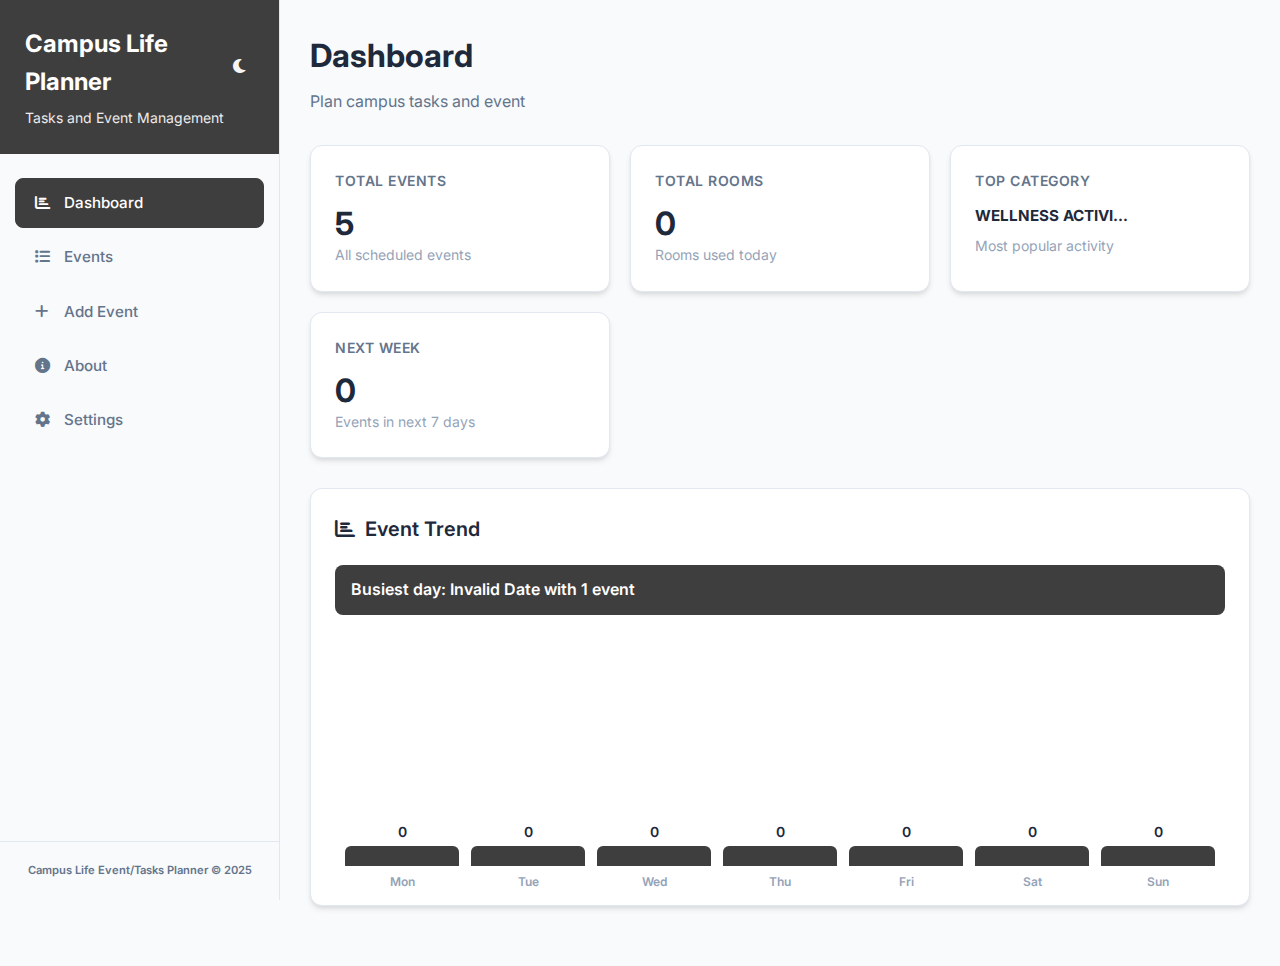
<file: index.html>
<!DOCTYPE html>
<html lang="en">
<head>
    <meta charset="UTF-8">
    <meta name="viewport" content="width=device-width, initial-scale=1.0">
    <title>Campus Life Planner</title>
    <link rel="stylesheet" href="styles/main.css">
    <link rel="stylesheet" href="styles/responsive.css">
    <link href="https://fonts.googleapis.com/css2?family=Inter:wght@300;400;500;600;700;800&display=swap" rel="stylesheet">
    <link href="https://cdnjs.cloudflare.com/ajax/libs/font-awesome/6.0.0/css/all.min.css" rel="stylesheet">
</head>
<body>
    <!-- Mobile Menu Toggle -->
    <button class="menu-toggle" onclick="toggleSidebar()" aria-label="Toggle menu">
        <span>☰</span>
    </button>

    <!-- Modern Sidebar -->
    <aside class="sidebar" id="sidebar">
        <div class="sidebar-header">
            <div class="sidebar-title-row">
                <h1>Campus Life Planner</h1>
                <button id="sidebarThemeToggle" class="btn theme-toggle-btn icon-only" onclick="toggleTheme()" aria-label="Toggle theme">
                    <i class="fas fa-moon" aria-hidden="true"></i>
                </button>
            </div>
            <p>Tasks and Event Management</p>
        </div>
        
        <nav class="nav-menu" aria-label="Main navigation">
            <div class="nav-item active" onclick="showSection('dashboard')">
                <span class="nav-icon"><i class="fas fa-chart-bar"></i></span>
                Dashboard
            </div>
            <div class="nav-item" onclick="showSection('events')">
                <span class="nav-icon"><i class="fas fa-list"></i></span>
                Events
            </div>
            <div class="nav-item" onclick="showSection('form')">
                <span class="nav-icon"><i class="fas fa-plus"></i></span>
                Add Event
            </div>
            <div class="nav-item" onclick="showSection('about')">
                <span class="nav-icon"><i class="fas fa-info-circle"></i></span>
                About
            </div>
            <div class="nav-item" onclick="showSection('settings')">
                <span class="nav-icon"><i class="fas fa-cog"></i></span>
                Settings
            </div>
        </nav>
        
        <div class="sidebar-footer">
            <div class="footer-copyright">
                Campus Life Event/Tasks Planner © 2025
            </div>
        </div>
    </aside>

    <!-- Main Content -->
    <main class="main-content" id="main-content">
        <!-- Dashboard Section -->
        <section id="dashboard" class="section active">
            <div class="section-header">
                <h2>Dashboard</h2>
                <p>Plan campus tasks and event</p>
            </div>
            
            <!-- Stats Grid -->
            <div class="stats-grid">
                <div class="stat-card">
                    <div class="stat-header">
                        <span class="stat-title">Total Events</span>
                    </div>
                    <div class="stat-value" id="totalEvents">0</div>
                    <div class="stat-label">All scheduled events</div>
                </div>

                <div class="stat-card">
                    <div class="stat-header">
                        <span class="stat-title">Total Rooms</span>
                    </div>
                    <div class="stat-value" id="totalHours">0</div>
                    <div class="stat-label">Rooms in use today</div>
                </div>

                <div class="stat-card">
                    <div class="stat-header">
                        <span class="stat-title">Top Category</span>
                    </div>
                    <div class="stat-value" id="topCategory">N/A</div>
                    <div class="stat-label">Most popular activity</div>
                </div>

                <div class="stat-card">
                    <div class="stat-header">
                        <span class="stat-title">Next Week</span>
                    </div>
                    <div class="stat-value" id="weekEvents">0</div>
                    <div class="stat-label">Events in next 7 days</div>
                </div>
            </div>

            <!-- Trend Chart -->
            <div class="chart-container">
                <h3 class="chart-title">
                    <i class="fas fa-chart-bar"></i>Event Trend</h3>
                <div id="trendInfo" class="trend-info"></div>
                <div class="chart" id="trendChart"></div>
            </div>
        </section>

        <!-- Events Section -->
        <section id="events" class="section">
            <div class="section-header">
                <h2>Event Records</h2>
                <p>Manage and organize your campus events</p>
            </div>
            
            <div class="table-container">
                <div class="table-header">
                    <h3 class="table-title">All Events</h3>
                    <div class="table-actions">
                        <input type="text" id="searchInput" class="form-input" 
                            placeholder="Search events... (supports regex)" 
                            style="min-width: 280px;">
                    </div>
                </div>
                
                <!-- Sorting Controls -->
                <div class="sorting-controls">
                    <div class="sorting-group">
                        <span class="sort-label">Sort by:</span>
                        <select id="sortSelect" class="sort-select">
                            <option value="date">Date</option>
                            <option value="title">Title</option>
                            <option value="tag">Category</option>
                            <option value="duration">Duration</option>
                            <option value="location">Location</option>
                        </select>
                        <button id="sortDirection" class="sort-direction-btn">
                            <i class="fas fa-sort-amount-up"></i> Ascending
                        </button>
                    </div>
                    <span id="currentSortDisplay" class="current-sort-display">Sorted by: Date (Ascending)</span>
                </div>
                
                <table id="eventsTable">
                    <thead>
                        <tr>
                            <th>Title</th>
                            <th>Date & Time</th>
                            <th>Category</th>
                            <th>Duration</th>
                            <th>Location</th>
                            <th>Actions</th>
                        </tr>
                    </thead>
                    <tbody id="eventsTableBody"></tbody>
                </table>
                <div class="cards-view" id="eventsCards"></div>
            </div>
        </section>

        <!-- Form Section -->
        <section id="form" class="section">
            <div class="section-header">
                <h2 id="formTitle">Add New Event</h2>
                <p>Schedule a new campus activity or event</p>
            </div>
            
            <div class="form-container">
                <div id="formErrors" class="form-errors"></div>
                <form id="eventForm" onsubmit="return saveEvent(event)">
                    <input type="hidden" id="editId">
                    
                    <div class="form-group">
                        <label class="form-label" for="eventTitle">Event Title *</label>
                        <input type="text" id="eventTitle" class="form-input" required 
                               placeholder="Enter event title">
                    </div>

                    <div class="form-row">
                        <div class="form-group">
                            <label class="form-label" for="eventDate">Event Date *</label>
                            <input type="date" id="eventDate" class="form-input" required>
                        </div>

                        <div class="form-group">
                            <label class="form-label" for="eventStartTime">Start Time *</label>
                            <input type="time" id="eventStartTime" class="form-input" required>
                        </div>
                    </div>

                    <div class="form-row">
                        <div class="form-group">
                            <label class="form-label" for="eventDuration">Duration (minutes) *</label>
                            <input type="number" id="eventDuration" class="form-input" min="1" required 
                                   placeholder="120">
                        </div>

                        <div class="form-group">
                            <label class="form-label" for="eventLocation">Location</label>
                            <input type="text" id="eventLocation" class="form-input" 
                                   placeholder="Main Campus, Room 101">
                        </div>
                    </div>

                    <div class="form-group">
                        <label class="form-label" for="eventCategory">Category *</label>
                        <select id="eventCategory" class="form-select" required>
                            <option value="">Select category</option>
                            <option value="Academics">Academics</option>
                            <option value="Games&Fun">Sports</option>
                            <option value="Extracalcular">Mission Curation Programs</option>
                            <option value="Mission Curation Programs">Learning Experience</option>
                            <option value="Wellness activites">Wellness Activities</option>
                        </select>
                    </div>

                    <div class="form-group">
                        <label class="form-label" for="eventDescription">Description</label>
                        <textarea id="eventDescription" class="form-textarea" 
                                 placeholder="Describe the event details, requirements, or any special instructions..."></textarea>
                    </div>

                    <div class="form-actions">
                        <button type="submit" class="btn btn-primary">
                            <i class="fas fa-save"></i> Save Event
                        </button>
                        <button type="button" class="btn btn-secondary" onclick="showSection('events')">
                            <i class="fas fa-arrow-left"></i> Back to Events
                        </button>
                    </div>
                </form>
            </div>
        </section>

        <!-- Settings Section -->
        <section id="settings" class="section">
            <div class="section-header">
                <h2>Settings</h2>
                <p>Manage your application preferences and data</p>
            </div>
            
            <div class="settings-section">
                <h3 class="settings-title">Data Management</h3>
                
                <div class="form-group">
                    <div class="button-group">
                        <button class="btn btn-primary" onclick="exportToSeedsJSON()">
                            <i class="fas fa-download"></i> Export to JSON
                        </button>
                        <button class="btn btn-secondary" onclick="importFromSeedsJSON()">
                            <i class="fas fa-upload"></i> Import from JSON
                        </button>
                        <button class="btn btn-secondary" onclick="exportToCSV()">
                            <i class="fas fa-file-csv"></i> Export to CSV
                        </button>
                        <button class="btn btn-warning" onclick="resetToDefault()">
                            <i class="fas fa-sync"></i> Reset to Default
                        </button>
                    </div>
                    <p class="setting-description">
                        Data is stored in browser localStorage. Export to backup, import to restore, reset to get sample data.
                    </p>
                </div>

                <div class="form-group">
                    <label class="form-label">Clear All Data</label>
                    <button class="btn btn-danger" onclick="clearAllData()">
                        <i class="fas fa-trash-alt"></i> Clear All Events
                    </button>
                    <p class="setting-description">
                        Warning: This will permanently delete all your events!
                    </p>
                </div>
            </div>
        </section>

        <!-- About Section -->
        <section id="about" class="section">
            <div class="section-header">
                <h2>Campus Life Planner Project</h2>
                <p>Learn more about our application and contact information</p>
            </div>
            
            <div class="about-card">
                <div class="about-content">
                    <h3 class="about-title">Campus Life Planner</h3>
                    <p class="about-description">
                        A comprehensive event management system designed for students to plan, track, and manage campus activities efficiently.
                    </p>
                    <p class="about-purpose">
                        <strong>Purpose:</strong> This application helps students coordinate academic, social, and professional events while maintaining a balanced campus life.
                    </p>
                    
                    <div class="contact-section">
                        <h4 class="contact-title">Contact Information</h4>
                        <div class="contact-links">
                            <a href="https://github.com/BonaneNIYIGENA" class="contact-link" target="_blank" aria-label="Visit our GitHub repository">
                                <i class="fab fa-github"></i>
                                <span>GitHub Repository</span>
                            </a>
                            <a href="mailto:b.niyigena@alustudent.com" class="contact-link" aria-label="Send us an email">
                                <i class="fas fa-envelope"></i>
                                <span>Email Support</span>
                            </a>
                        </div>
                    </div>
                </div>
            </div>
        </section>
    </main>

    <!-- Scripts -->
    <script src="scripts/state.js"></script>
    <script src="scripts/validator.js"></script>
    <script src="scripts/storage.js"></script>
    <script src="scripts/search.js"></script>
    <script src="scripts/stats.js"></script>
    <script src="scripts/ui.js"></script>

    <script>
        document.addEventListener('DOMContentLoaded', function() {
            init();
        });
    </script>
</body>
</html>
</file>
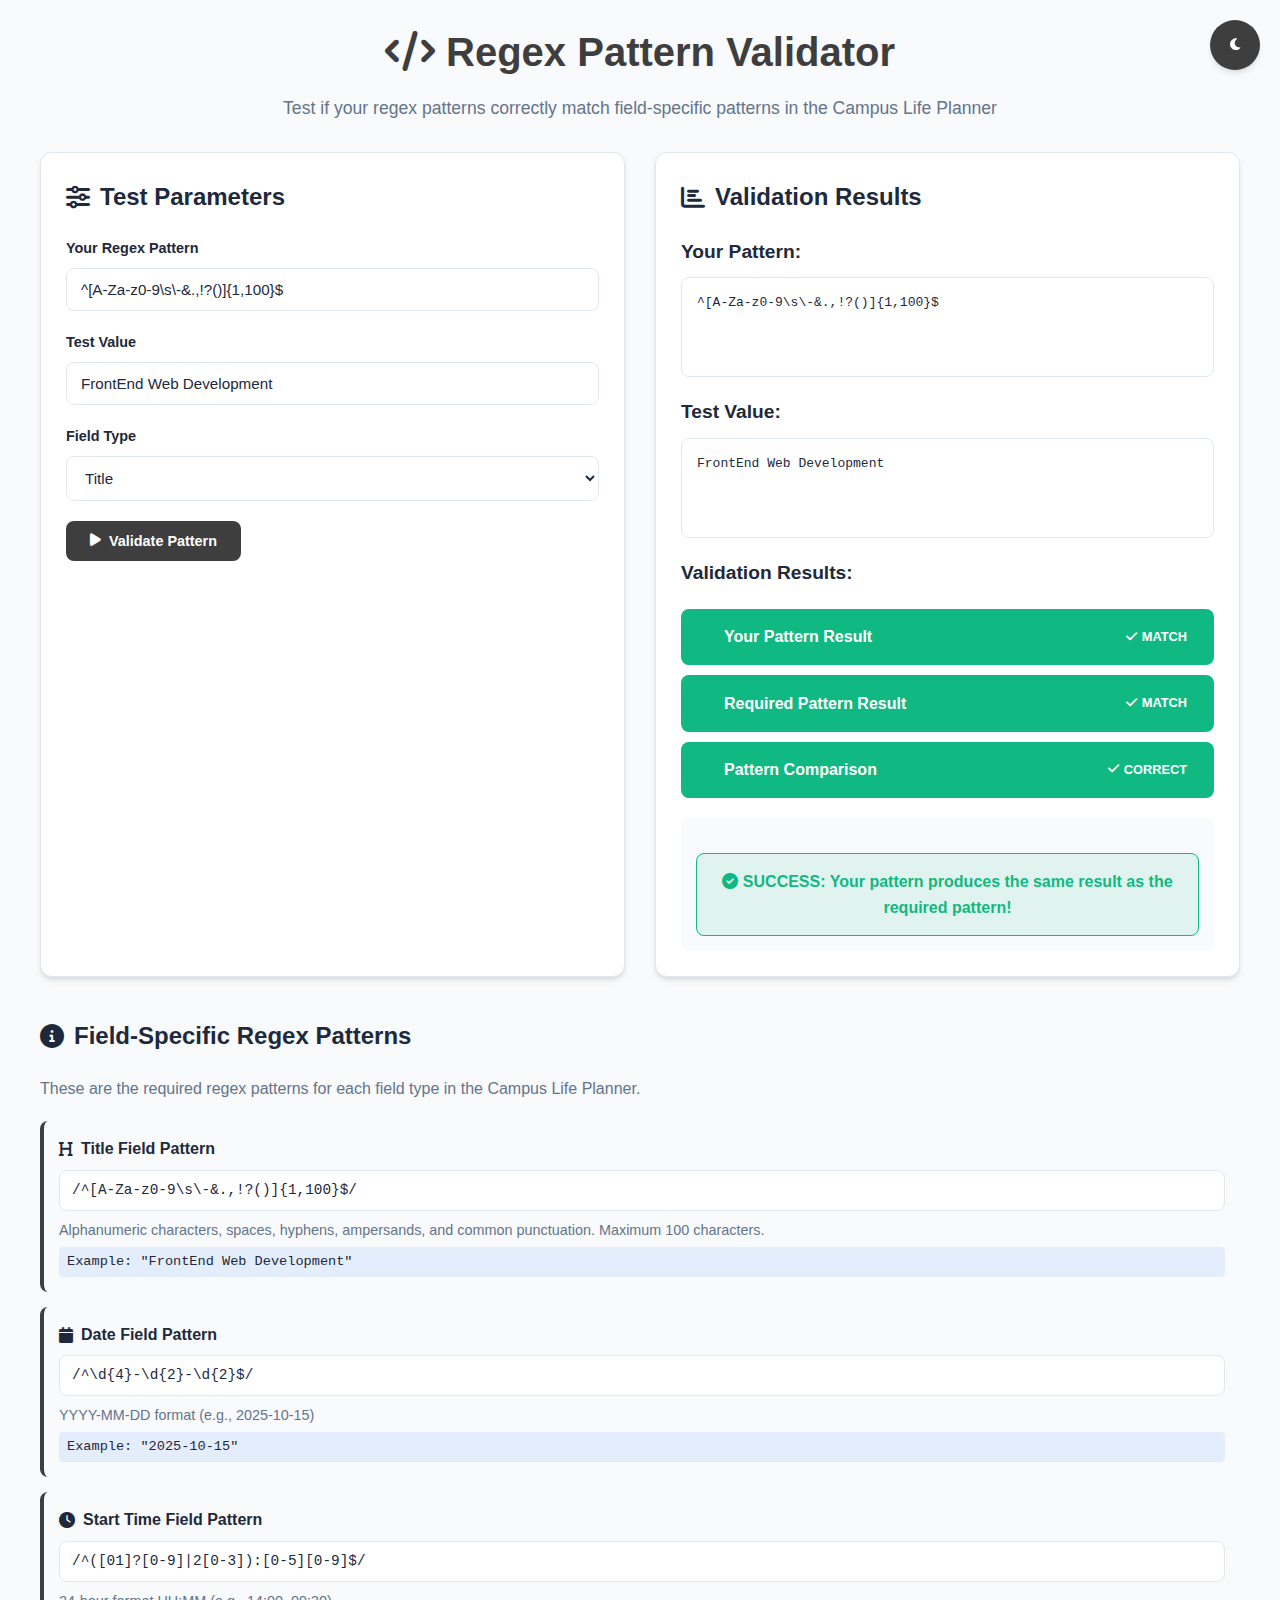
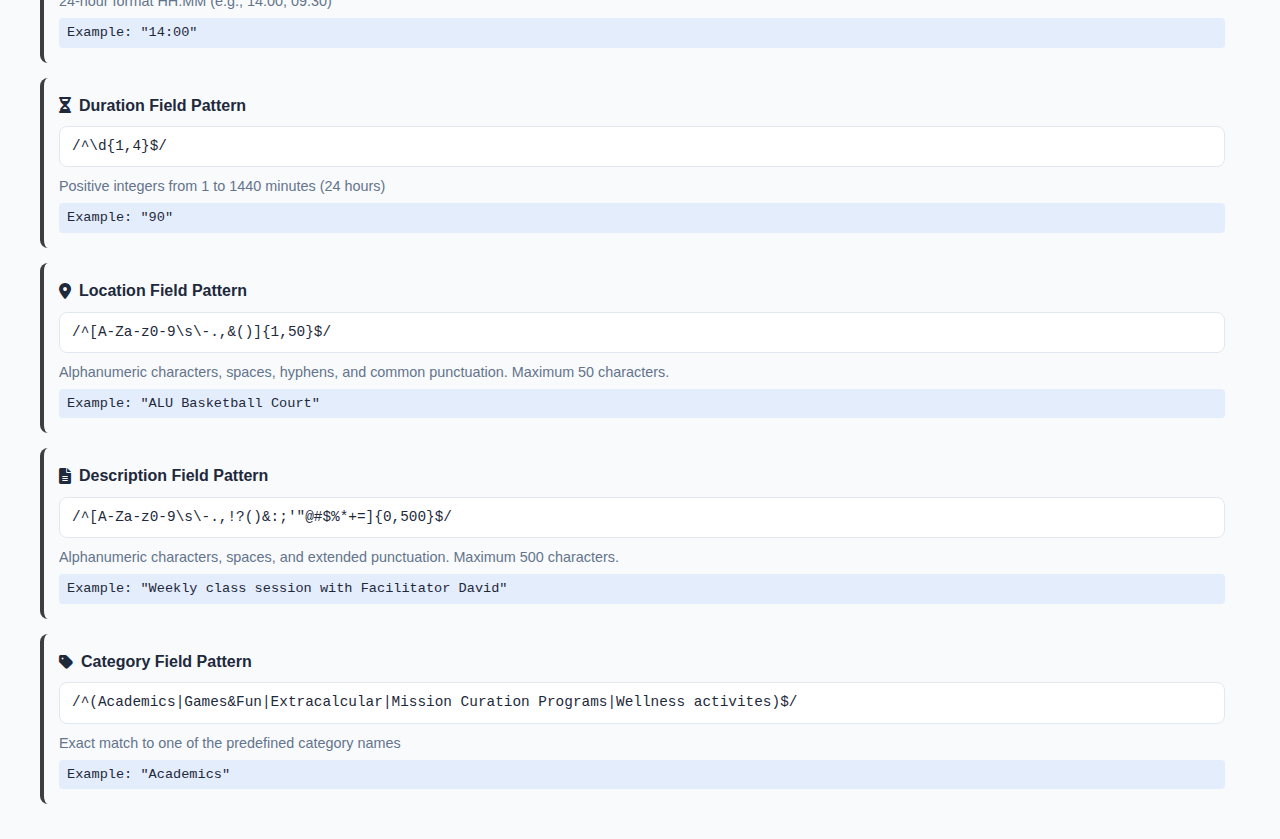
<file: test.html>
<!DOCTYPE html>
<html lang="en">
<head>
    <meta charset="UTF-8">
    <meta name="viewport" content="width=device-width, initial-scale=1.0">
    <title>Regex Pattern Tester - Campus Life Planner</title>
    <link rel="stylesheet" href="https://cdnjs.cloudflare.com/ajax/libs/font-awesome/6.0.0/css/all.min.css">
    <style>
        :root {
            --primary: #3f3e3e;
            --primary-dark: #4f46e5;
            --primary-light: #8b5cf6;
            --secondary: #06d6a0;
            --accent: #f59e0b;
            --success: #10b981;
            --warning: #f59e0b;
            --danger: #ef4444;
            --info: #3b82f6;
            --bg-primary: #f8fafc;
            --bg-secondary: #ffffff;
            --bg-card: #ffffff;
            --text-primary: #1e293b;
            --text-secondary: #64748b;
            --text-light: #94a3b8;
            --border: #e2e8f0;
            --shadow: 0 4px 6px -1px rgba(0, 0, 0, 0.1), 0 2px 4px -1px rgba(0, 0, 0, 0.06);
            --border-radius: 12px;
            --border-radius-sm: 8px;
        }

        [data-theme="dark"] {
            --bg-primary: #000000;
            --bg-secondary: #484949;
            --bg-card: #191b1c;
            --text-primary: #ffffff;
            --text-secondary: #cbd5e1;
            --text-light: #94a3b8;
            --border: #334155;
            --shadow: 0 4px 6px -1px rgba(0, 0, 0, 0.3), 0 2px 4px -1px rgba(0, 0, 0, 0.2);
        }

        * {
            margin: 0;
            padding: 0;
            box-sizing: border-box;
        }

        body {
            font-family: 'Inter', -apple-system, BlinkMacSystemFont, 'Segoe UI', Roboto, Oxygen, Ubuntu, sans-serif;
            background: var(--bg-primary);
            color: var(--text-primary);
            line-height: 1.6;
            padding: 20px;
        }

        .container {
            max-width: 1200px;
            margin: 0 auto;
        }

        .header {
            text-align: center;
            margin-bottom: 30px;
        }

        .header h1 {
            font-size: 2.5rem;
            font-weight: 700;
            margin-bottom: 10px;
            color: var(--primary);
        }

        .header p {
            font-size: 1.1rem;
            color: var(--text-secondary);
            max-width: 800px;
            margin: 0 auto;
        }

        .tester-container {
            display: grid;
            grid-template-columns: 1fr 1fr;
            gap: 30px;
            margin-bottom: 40px;
        }

        @media (max-width: 768px) {
            .tester-container {
                grid-template-columns: 1fr;
            }
        }

        .card {
            background: var(--bg-card);
            padding: 25px;
            border-radius: var(--border-radius);
            border: 1px solid var(--border);
            box-shadow: var(--shadow);
        }

        .card-title {
            font-size: 1.5rem;
            font-weight: 600;
            margin-bottom: 20px;
            color: var(--text-primary);
            display: flex;
            align-items: center;
            gap: 10px;
        }

        .form-group {
            margin-bottom: 20px;
        }

        .form-label {
            display: block;
            margin-bottom: 8px;
            font-weight: 600;
            font-size: 0.9rem;
            color: var(--text-primary);
        }

        .form-input, .form-select, .form-textarea {
            width: 100%;
            padding: 12px 14px;
            border: 1px solid var(--border);
            border-radius: var(--border-radius-sm);
            font-size: 0.95rem;
            background: var(--bg-secondary);
            color: var(--text-primary);
            transition: all 0.2s ease;
        }

        .form-input:focus, .form-select:focus, .form-textarea:focus {
            outline: none;
            border-color: var(--primary);
            box-shadow: 0 0 0 3px rgba(99, 102, 241, 0.1);
        }

        .btn {
            padding: 12px 24px;
            border: none;
            border-radius: var(--border-radius-sm);
            font-weight: 600;
            cursor: pointer;
            font-size: 0.9rem;
            display: inline-flex;
            align-items: center;
            gap: 8px;
            text-decoration: none;
            transition: all 0.2s ease;
        }

        .btn-primary {
            background: var(--primary);
            color: white;
        }

        .btn-primary:hover {
            background: var(--primary-dark);
            transform: translateY(-1px);
        }

        .result-container {
            margin-top: 20px;
        }

        .result-title {
            font-size: 1.2rem;
            font-weight: 600;
            margin-bottom: 10px;
            color: var(--text-primary);
        }

        .result-box {
            padding: 15px;
            border-radius: var(--border-radius-sm);
            background: var(--bg-secondary);
            border: 1px solid var(--border);
            min-height: 100px;
            font-family: monospace;
            white-space: pre-wrap;
            overflow-x: auto;
        }

        .result-success {
            border-left: 4px solid var(--success);
        }

        .result-error {
            border-left: 4px solid var(--danger);
        }

        .pattern-info {
            margin-top: 30px;
        }

        .pattern-grid {
            display: grid;
            grid-template-columns: repeat(auto-fill, minmax(300px, 1fr));
            gap: 20px;
        }

        .pattern-card {
            background: var(--bg-card);
            padding: 20px;
            border-radius: var(--border-radius);
            border: 1px solid var(--border);
            box-shadow: var(--shadow);
        }

        .pattern-card h3 {
            font-size: 1.2rem;
            margin-bottom: 10px;
            color: var(--text-primary);
        }

        .pattern-card p {
            color: var(--text-secondary);
            margin-bottom: 15px;
        }

        .pattern-example {
            font-family: monospace;
            background: var(--bg-primary);
            padding: 10px;
            border-radius: var(--border-radius-sm);
            font-size: 0.9rem;
            margin-bottom: 10px;
        }

        .theme-toggle {
            position: fixed;
            top: 20px;
            right: 20px;
            background: var(--primary);
            color: white;
            border: none;
            border-radius: 50%;
            width: 50px;
            height: 50px;
            display: flex;
            align-items: center;
            justify-content: center;
            cursor: pointer;
            box-shadow: var(--shadow);
            z-index: 100;
        }

        .field-results {
            margin-top: 20px;
        }

        .field-result-item {
            display: flex;
            justify-content: space-between;
            align-items: center;
            padding: 12px 15px;
            border-radius: var(--border-radius-sm);
            margin-bottom: 10px;
            background: var(--bg-primary);
            border-left: 4px solid var(--border);
        }

        .field-name {
            font-weight: 600;
            display: flex;
            align-items: center;
            gap: 10px;
        }

        .match-status {
            padding: 6px 12px;
            border-radius: 20px;
            font-size: 0.8rem;
            font-weight: 600;
            display: flex;
            align-items: center;
            gap: 5px;
        }

        .match-correct {
            background: var(--success);
            color: white;
            border-left-color: var(--success);
        }

        .match-wrong {
            background: var(--danger);
            color: white;
            border-left-color: var(--danger);
        }

        .field-patterns {
            margin-top: 20px;
        }

        .field-pattern-item {
            margin-bottom: 15px;
            padding: 15px;
            border-radius: var(--border-radius-sm);
            background: var(--bg-primary);
            border-left: 4px solid var(--primary);
        }

        .field-pattern-name {
            font-weight: 600;
            margin-bottom: 8px;
            color: var(--text-primary);
            display: flex;
            align-items: center;
            gap: 8px;
        }

        .field-pattern-regex {
            font-family: monospace;
            background: var(--bg-secondary);
            padding: 8px 12px;
            border-radius: var(--border-radius-sm);
            border: 1px solid var(--border);
            margin-bottom: 8px;
            font-size: 0.9rem;
        }

        .field-pattern-desc {
            font-size: 0.9rem;
            color: var(--text-secondary);
        }

        .test-value {
            font-family: monospace;
            background: rgba(59, 130, 246, 0.1);
            padding: 4px 8px;
            border-radius: 4px;
            font-size: 0.85rem;
            margin-top: 5px;
        }

        .icon-correct {
            color: var(--success);
        }

        .icon-wrong {
            color: var(--danger);
        }

        .test-summary {
            margin-top: 20px;
            padding: 15px;
            border-radius: var(--border-radius-sm);
            background: var(--bg-primary);
            text-align: center;
            font-weight: 600;
        }

        .summary-correct {
            background: rgba(16, 185, 129, 0.1);
            color: var(--success);
            border: 1px solid var(--success);
        }

        .summary-wrong {
            background: rgba(239, 68, 68, 0.1);
            color: var(--danger);
            border: 1px solid var(--danger);
        }
    </style>
</head>
<body>
    <button class="theme-toggle" id="themeToggle" aria-label="Toggle theme">
        <i class="fas fa-moon"></i>
    </button>

    <div class="container">
        <header class="header">
            <h1><i class="fas fa-code"></i> Regex Pattern Validator</h1>
            <p>Test if your regex patterns correctly match field-specific patterns in the Campus Life Planner</p>
        </header>

        <div class="tester-container">
            <div class="card">
                <h2 class="card-title"><i class="fas fa-sliders-h"></i> Test Parameters</h2>
                
                <div class="form-group">
                    <label class="form-label" for="testPattern">Your Regex Pattern</label>
                    <input type="text" id="testPattern" class="form-input" placeholder="Enter your regex pattern" value="^[A-Za-z0-9\s\-&.,!?()]{1,100}$">
                </div>

                <div class="form-group">
                    <label class="form-label" for="testValue">Test Value</label>
                    <input type="text" id="testValue" class="form-input" placeholder="Enter value to test" value="FrontEnd Web Development">
                </div>

                <div class="form-group">
                    <label class="form-label" for="fieldType">Field Type</label>
                    <select id="fieldType" class="form-select">
                        <option value="Title">Title</option>
                        <option value="Date">Date</option>
                        <option value="Start Time">Start Time</option>
                        <option value="Duration">Duration</option>
                        <option value="Location">Location</option>
                        <option value="Description">Description</option>
                        <option value="Category">Category</option>
                    </select>
                </div>

                <button class="btn btn-primary" id="testButton">
                    <i class="fas fa-play"></i> Validate Pattern
                </button>
            </div>

            <div class="card">
                <h2 class="card-title"><i class="fas fa-chart-bar"></i> Validation Results</h2>
                
                <div class="result-container">
                    <h3 class="result-title">Your Pattern:</h3>
                    <div id="patternUsed" class="result-box">No pattern tested yet</div>
                    
                    <h3 class="result-title" style="margin-top: 20px;">Test Value:</h3>
                    <div id="testValueDisplay" class="result-box">No value tested yet</div>
                    
                    <h3 class="result-title" style="margin-top: 20px;">Validation Results:</h3>
                    <div id="validationResults" class="field-results">
                        <!-- Validation results will be displayed here -->
                    </div>
                    
                    <div id="testSummary" class="test-summary">
                        <!-- Test summary will be displayed here -->
                    </div>
                </div>
            </div>
        </div>

        <div class="pattern-info">
            <h2 class="card-title"><i class="fas fa-info-circle"></i> Field-Specific Regex Patterns</h2>
            <p style="margin-bottom: 20px; color: var(--text-secondary);">
                These are the required regex patterns for each field type in the Campus Life Planner.
            </p>
            
            <div class="field-patterns">
                <div class="field-pattern-item">
                    <div class="field-pattern-name">
                        <i class="fas fa-heading"></i>
                        Title Field Pattern
                    </div>
                    <div class="field-pattern-regex">/^[A-Za-z0-9\s\-&.,!?()]{1,100}$/</div>
                    <div class="field-pattern-desc">Alphanumeric characters, spaces, hyphens, ampersands, and common punctuation. Maximum 100 characters.</div>
                    <div class="test-value">Example: "FrontEnd Web Development"</div>
                </div>
                
                <div class="field-pattern-item">
                    <div class="field-pattern-name">
                        <i class="fas fa-calendar"></i>
                        Date Field Pattern
                    </div>
                    <div class="field-pattern-regex">/^\d{4}-\d{2}-\d{2}$/</div>
                    <div class="field-pattern-desc">YYYY-MM-DD format (e.g., 2025-10-15)</div>
                    <div class="test-value">Example: "2025-10-15"</div>
                </div>
                
                <div class="field-pattern-item">
                    <div class="field-pattern-name">
                        <i class="fas fa-clock"></i>
                        Start Time Field Pattern
                    </div>
                    <div class="field-pattern-regex">/^([01]?[0-9]|2[0-3]):[0-5][0-9]$/</div>
                    <div class="field-pattern-desc">24-hour format HH:MM (e.g., 14:00, 09:30)</div>
                    <div class="test-value">Example: "14:00"</div>
                </div>
                
                <div class="field-pattern-item">
                    <div class="field-pattern-name">
                        <i class="fas fa-hourglass-half"></i>
                        Duration Field Pattern
                    </div>
                    <div class="field-pattern-regex">/^\d{1,4}$/</div>
                    <div class="field-pattern-desc">Positive integers from 1 to 1440 minutes (24 hours)</div>
                    <div class="test-value">Example: "90"</div>
                </div>
                
                <div class="field-pattern-item">
                    <div class="field-pattern-name">
                        <i class="fas fa-map-marker-alt"></i>
                        Location Field Pattern
                    </div>
                    <div class="field-pattern-regex">/^[A-Za-z0-9\s\-.,&()]{1,50}$/</div>
                    <div class="field-pattern-desc">Alphanumeric characters, spaces, hyphens, and common punctuation. Maximum 50 characters.</div>
                    <div class="test-value">Example: "ALU Basketball Court"</div>
                </div>
                
                <div class="field-pattern-item">
                    <div class="field-pattern-name">
                        <i class="fas fa-file-alt"></i>
                        Description Field Pattern
                    </div>
                    <div class="field-pattern-regex">/^[A-Za-z0-9\s\-.,!?()&:;'"@#$%*+=]{0,500}$/</div>
                    <div class="field-pattern-desc">Alphanumeric characters, spaces, and extended punctuation. Maximum 500 characters.</div>
                    <div class="test-value">Example: "Weekly class session with Facilitator David"</div>
                </div>
                
                <div class="field-pattern-item">
                    <div class="field-pattern-name">
                        <i class="fas fa-tag"></i>
                        Category Field Pattern
                    </div>
                    <div class="field-pattern-regex">/^(Academics|Games&Fun|Extracalcular|Mission Curation Programs|Wellness activites)$/</div>
                    <div class="field-pattern-desc">Exact match to one of the predefined category names</div>
                    <div class="test-value">Example: "Academics"</div>
                </div>
            </div>
        </div>
    </div>

    <script>
        // Field-specific regex patterns
        const fieldPatterns = {
            'Title': /^[A-Za-z0-9\s\-&.,!?()]{1,100}$/,
            'Date': /^\d{4}-\d{2}-\d{2}$/,
            'Start Time': /^([01]?[0-9]|2[0-3]):[0-5][0-9]$/,
            'Duration': /^\d{1,4}$/,
            'Location': /^[A-Za-z0-9\s\-.,&()]{1,50}$/,
            'Description': /^[A-Za-z0-9\s\-.,!?()&:;'"@#$%*+=]{0,500}$/,
            'Category': /^(Academics|Games&Fun|Extracalcular|Mission Curation Programs|Wellness activites)$/
        };

        // Test values for each field
        const testValues = {
            'Title': 'FrontEnd Web Development',
            'Date': '2025-10-15',
            'Start Time': '14:00',
            'Duration': '90',
            'Location': 'ALU Basketball Court',
            'Description': 'Weekly class session with Facilitator David',
            'Category': 'Academics'
        };

        // Theme toggle functionality
        document.getElementById('themeToggle').addEventListener('click', function() {
            const currentTheme = document.documentElement.getAttribute('data-theme') || 'light';
            const newTheme = currentTheme === 'light' ? 'dark' : 'light';
            
            document.documentElement.setAttribute('data-theme', newTheme);
            localStorage.setItem('theme', newTheme);
            
            // Update button icon
            const icon = this.querySelector('i');
            if (newTheme === 'dark') {
                icon.className = 'fas fa-sun';
            } else {
                icon.className = 'fas fa-moon';
            }
        });

        // Initialize theme
        const savedTheme = localStorage.getItem('theme') || 'light';
        document.documentElement.setAttribute('data-theme', savedTheme);
        const themeIcon = document.querySelector('#themeToggle i');
        if (savedTheme === 'dark') {
            themeIcon.className = 'fas fa-sun';
        }

        // Update test value when field type changes
        document.getElementById('fieldType').addEventListener('change', function() {
            const fieldType = this.value;
            document.getElementById('testValue').value = testValues[fieldType] || '';
        });

        // Test button functionality
        document.getElementById('testButton').addEventListener('click', function() {
            const patternText = document.getElementById('testPattern').value.trim();
            const testValue = document.getElementById('testValue').value.trim();
            const fieldType = document.getElementById('fieldType').value;
            
            if (!patternText) {
                alert('Please enter a regex pattern.');
                return;
            }
            
            if (!testValue) {
                alert('Please enter a test value.');
                return;
            }
            
            let userPattern;
            let requiredPattern = fieldPatterns[fieldType];
            
            try {
                userPattern = new RegExp(patternText);
            } catch (e) {
                document.getElementById('patternUsed').textContent = `Invalid regex pattern: ${e.message}`;
                document.getElementById('patternUsed').className = 'result-box result-error';
                document.getElementById('testValueDisplay').textContent = testValue;
                document.getElementById('validationResults').innerHTML = '';
                document.getElementById('testSummary').innerHTML = '';
                return;
            }
            
            // Display patterns and test value
            document.getElementById('patternUsed').textContent = userPattern.source;
            document.getElementById('patternUsed').className = 'result-box';
            document.getElementById('testValueDisplay').textContent = testValue;
            document.getElementById('testValueDisplay').className = 'result-box';
            
            // Test both patterns
            const userMatches = userPattern.test(testValue);
            const requiredMatches = requiredPattern.test(testValue);
            const patternsMatch = userMatches === requiredMatches;
            
            // Display validation results
            let resultsHTML = '';
            
            // User pattern result
            resultsHTML += `
                <div class="field-result-item ${userMatches ? 'match-correct' : 'match-wrong'}">
                    <div class="field-name">
                        <i class="fas ${userMatches ? 'fa-check icon-correct' : 'fa-times icon-wrong'}"></i>
                        Your Pattern Result
                    </div>
                    <div class="match-status ${userMatches ? 'match-correct' : 'match-wrong'}">
                        <i class="fas ${userMatches ? 'fa-check' : 'fa-times'}"></i>
                        ${userMatches ? 'MATCH' : 'NO MATCH'}
                    </div>
                </div>
            `;
            
            // Required pattern result
            resultsHTML += `
                <div class="field-result-item ${requiredMatches ? 'match-correct' : 'match-wrong'}">
                    <div class="field-name">
                        <i class="fas ${requiredMatches ? 'fa-check icon-correct' : 'fa-times icon-wrong'}"></i>
                        Required Pattern Result
                    </div>
                    <div class="match-status ${requiredMatches ? 'match-correct' : 'match-wrong'}">
                        <i class="fas ${requiredMatches ? 'fa-check' : 'fa-times'}"></i>
                        ${requiredMatches ? 'MATCH' : 'NO MATCH'}
                    </div>
                </div>
            `;
            
            // Pattern comparison result
            resultsHTML += `
                <div class="field-result-item ${patternsMatch ? 'match-correct' : 'match-wrong'}">
                    <div class="field-name">
                        <i class="fas ${patternsMatch ? 'fa-check icon-correct' : 'fa-times icon-wrong'}"></i>
                        Pattern Comparison
                    </div>
                    <div class="match-status ${patternsMatch ? 'match-correct' : 'match-wrong'}">
                        <i class="fas ${patternsMatch ? 'fa-check' : 'fa-times'}"></i>
                        ${patternsMatch ? 'CORRECT' : 'WRONG'}
                    </div>
                </div>
            `;
            
            document.getElementById('validationResults').innerHTML = resultsHTML;
            
            // Display test summary
            let summaryHTML = '';
            if (patternsMatch) {
                summaryHTML = `
                    <div class="test-summary summary-correct">
                        <i class="fas fa-check-circle"></i>
                        SUCCESS: Your pattern produces the same result as the required pattern!
                    </div>
                `;
            } else {
                summaryHTML = `
                    <div class="test-summary summary-wrong">
                        <i class="fas fa-exclamation-circle"></i>
                        FAILURE: Your pattern does not match the required pattern behavior!
                    </div>
                `;
            }
            
            document.getElementById('testSummary').innerHTML = summaryHTML;
        });

        // Initialize with default values
        document.addEventListener('DOMContentLoaded', function() {
            document.getElementById('testButton').click();
        });
    </script>
</body>
</html>
</file>
<file: styles/main.css>
* {
    margin: 0;
    padding: 0;
    box-sizing: border-box;
}

:root {
    /* Modern Color Palette */
    --primary: #3f3e3e;
    --primary-dark: #4f46e5;
    --primary-light: #8b5cf6;
    --secondary: #06d6a0;
    --accent: #f59e0b;
    --success: #10b981;
    --warning: #f59e0b;
    --danger: #ef4444;
    --info: #3b82f6;
    
    /* Light Theme */
    --bg-primary: #f8fafc;
    --bg-secondary: #ffffff;
    --bg-card: #ffffff;
    --bg-sidebar: #f8fafc;
    --sidebar-text: #1e293b;
    --sidebar-text-secondary: #64748b;
    --sidebar-border: #e2e8f0;
    --sidebar-hover: #f1f5f9;
    --text-primary: #1e293b;
    --text-secondary: #64748b;
    --text-light: #94a3b8;
    --border: #e2e8f0;
    --shadow: 0 4px 6px -1px rgba(0, 0, 0, 0.1), 0 2px 4px -1px rgba(0, 0, 0, 0.06);
    --sidebar-width: 280px;
    --border-radius: 12px;
    --border-radius-sm: 8px;
}

[data-theme="dark"] {
    --bg-primary: #000000;
    --bg-secondary: #484949;
    --bg-card: #191b1c;
    --bg-sidebar: #131619;
    --sidebar-text: #f1f5f9;
    --sidebar-text-secondary: #cbd5e1;
    --sidebar-border: #334155;
    --sidebar-hover: #1e293b;
    --text-primary: #ffffff;
    --text-secondary: #cbd5e1;
    --text-light: #94a3b8;
    --border: #334155;
    --shadow: 0 4px 6px -1px rgba(0, 0, 0, 0.3), 0 2px 4px -1px rgba(0, 0, 0, 0.2);
}

/* Base Styles */
body {
    font-family: 'Inter', -apple-system, BlinkMacSystemFont, 'Segoe UI', Roboto, Oxygen, Ubuntu, sans-serif;
    background: var(--bg-primary);
    color: var(--text-primary);
    line-height: 1.6;
}

/* Sidebar */
.sidebar {
    position: fixed;
    left: 0;
    top: 0;
    width: var(--sidebar-width);
    height: 100vh;
    background: var(--bg-sidebar);
    border-right: 1px solid var(--sidebar-border);
    padding: 0;
    overflow-y: auto;
    z-index: 1000;
    display: flex;
    flex-direction: column;
}

.sidebar-header {
    padding: 25px;
    background: var(--primary);
    color: white;
}

.sidebar-header h1 {
    font-size: 1.5rem;
    font-weight: 700;
    margin-bottom: 5px;
    display: flex;
    align-items: center;
    gap: 10px;
}

.sidebar-header p {
    font-size: 0.875rem;
    opacity: 0.9;
}

.nav-menu {
    padding: 20px 15px;
    flex: 1;
}

.nav-item {
    display: flex;
    align-items: center;
    padding: 12px 16px;
    color: var(--sidebar-text-secondary);
    cursor: pointer;
    border-radius: var(--border-radius-sm);
    margin: 4px 0;
    font-size: 0.95rem;
    font-weight: 500;
    transition: all 0.2s ease;
    border: 1px solid transparent;
}
.nav-item.active {
    background: var(--primary);
    color: white;
    border-color: var(--primary);
}

.nav-icon {
    width: 20px;
    margin-right: 12px;
    text-align: center;
}

/* Sidebar Footer */
.sidebar-footer {
    padding: 20px;
    border-top: 1px solid var(--sidebar-border);
    background: var(--bg-sidebar);
}

.theme-toggle .btn {
    width: 100%;
    justify-content: center;
    background: var(--bg-secondary);
    border: 1px solid var(--border);
    color: var(--text-primary);
    margin-bottom: 15px;
}

.footer-copyright {
    text-align: center;
    color: var(--sidebar-text-secondary);
    font-size: 0.7rem;
    font-weight: 600;
}

/* Main Content */
.main-content {
    margin-left: var(--sidebar-width);
    min-height: 100vh;
    padding: 30px;
    background: var(--bg-primary);
}

.section {
    display: none;
}

.section.active {
    display: block;
}

/* Section Headers */
.section-header {
    margin-bottom: 30px;
}

.section-header h2 {
    font-size: 2rem;
    font-weight: 700;
    margin-bottom: 8px;
    color: var(--text-primary);
}

.section-header p {
    font-size: 1rem;
    color: var(--text-secondary);
}

/* Stats Grid */
.stats-grid {
    display: grid;
    grid-template-columns: repeat(auto-fit, minmax(250px, 1fr));
    gap: 20px;
    margin-bottom: 30px;
}

.stat-card {
    background: var(--bg-card);
    padding: 24px;
    border-radius: var(--border-radius);
    border: 1px solid var(--border);
    box-shadow: var(--shadow);
    transition: transform 0.2s ease, box-shadow 0.2s ease;
}

.stat-card:hover {
    transform: translateY(-2px);
    box-shadow: 0 8px 25px -8px rgba(0, 0, 0, 0.15);
}

.stat-header {
    display: flex;
    justify-content: space-between;
    align-items: flex-start;
    margin-bottom: 16px;
}

.stat-title {
    font-size: 0.875rem;
    color: var(--text-secondary);
    font-weight: 600;
    text-transform: uppercase;
    letter-spacing: 0.5px;
}

.stat-icon {
    width: 44px;
    height: 44px;
    border-radius: 10px;
    display: flex;
    align-items: center;
    justify-content: center;
    font-size: 1.25rem;
    background: var(--primary);
    color: white;
}

.stat-value {
    font-size: 2rem;
    font-weight: 700;
    color: var(--text-primary);
    margin-bottom: 4px;
    line-height: 1;
}

.stat-label {
    font-size: 0.875rem;
    color: var(--text-light);
}

/* Chart Container */
.chart-container {
    background: var(--bg-card);
    padding: 24px;
    border-radius: var(--border-radius);
    border: 1px solid var(--border);
    box-shadow: var(--shadow);
    margin-bottom: 30px;
}

.chart-title {
    font-size: 1.25rem;
    font-weight: 600;
    margin-bottom: 20px;
    color: var(--text-primary);
    display: flex;
    align-items: center;
    gap: 10px;
}

.chart {
    height: 250px;
    display: flex;
    align-items: flex-end;
    gap: 12px;
    padding: 15px 10px;
}

.bar {
    flex: 1;
    background: var(--primary);
    border-radius: 6px 6px 0 0;
    position: relative;
    min-height: 20px;
    transition: all 0.3s ease;
}

.bar:hover {
    background: var(--primary-dark);
    transform: scale(1.05);
}

.bar-label {
    position: absolute;
    bottom: -25px;
    left: 50%;
    transform: translateX(-50%);
    font-size: 0.75rem;
    color: var(--text-light);
    font-weight: 600;
}

.bar-value {
    position: absolute;
    top: -25px;
    left: 50%;
    transform: translateX(-50%);
    font-size: 0.875rem;
    font-weight: 600;
    color: var(--text-primary);
}

.trend-info {
    padding: 12px 16px;
    background: var(--primary);
    color: white;
    border-radius: var(--border-radius-sm);
    margin-bottom: 16px;
    font-weight: 600;
}

/* Buttons */
.btn {
    padding: 10px 20px;
    border: none;
    border-radius: var(--border-radius-sm);
    font-weight: 600;
    cursor: pointer;
    font-size: 0.875rem;
    display: inline-flex;
    align-items: center;
    gap: 8px;
    text-decoration: none;
    transition: all 0.2s ease;
}

.btn-primary {
    background: var(--primary);
    color: white;
}

.btn-primary:hover {
    background: var(--primary-dark);
    transform: translateY(-1px);
}

.btn-secondary {
    background: var(--bg-secondary);
    color: var(--text-primary);
    border: 1px solid var(--border);
}

.btn-secondary:hover {
    background: var(--bg-primary);
    transform: translateY(-1px);
}

.btn-danger {
    background: var(--danger);
    color: white;
}

.btn-danger:hover {
    background: #dc2626;
    transform: translateY(-1px);
}

/* Enhanced Table Container */
.table-container {
    background: var(--bg-card);
    border-radius: var(--border-radius);
    border: 1px solid var(--border);
    box-shadow: var(--shadow);
    overflow: hidden;
}

.table-header {
    padding: 20px 24px;
    border-bottom: 1px solid var(--border);
    display: flex;
    justify-content: space-between;
    align-items: center;
    background: var(--bg-secondary);
}

.table-title {
    font-size: 1.25rem;
    font-weight: 600;
    color: var(--text-primary);
}

.table-actions {
    display: flex;
    gap: 12px;
    align-items: center;
}

/* Enhanced Events Table */
#eventsTable {
    width: 100%;
    border-collapse: collapse;
    background: var(--bg-card);
    font-size: 0.9rem;
}

#eventsTable thead {
    background: var(--bg-secondary);
    border-bottom: 2px solid var(--border);
}

#eventsTable th {
    padding: 16px 12px;
    text-align: left;
    font-weight: 600;
    color: var(--text-primary);
    font-size: 0.8rem;
    text-transform: uppercase;
    letter-spacing: 0.5px;
    border-bottom: 1px solid var(--border);
    cursor: pointer;
    transition: all 0.2s ease;
    position: relative;
    user-select: none;
}

#eventsTable th.sort-asc, #eventsTable th.sort-desc {
    background: var(--primary);
    color: white;
}

#eventsTable td {
    padding: 12px;
    border-bottom: 1px solid var(--border);
    color: var(--text-primary);
    transition: background-color 0.2s ease;
    vertical-align: top;
}

#eventsTable tbody tr {
    transition: all 0.2s ease;
}

#eventsTable tbody tr:last-child td {
    border-bottom: none;
}

.sort-indicator {
    margin-left: 4px;
    font-weight: bold;
}

/* Category badges (small pill next to category column) */
.category-badge {
    display: inline-block;
    padding: 6px 10px;
    border-radius: 999px;
    color: #fff;
    font-weight: 700;
    font-size: 0.75rem;
    text-transform: uppercase;
    line-height: 1;
    white-space: nowrap;
}

.badge-academics { background: #4a4a4a; }        /* darkgrey */
.badge-wellness { background: #006400; }        /* darkgreen */
.badge-games { background: #0b3d91; }           /* darkblue */
.badge-mission { background: #b8860b; }         /* darkgold */
.badge-extracurricular { background: #0b3d91; } /* darkblue (same as games) */

.badge-default { background: #6c757d; } /* fallback */
    
/* Optional small spacing so badges fit well in the table */
#eventsTable td .category-badge { margin-right: 6px; }
/* Forms */
.form-container {
    background: var(--bg-card);
    padding: 30px;
    border-radius: var(--border-radius);
    border: 1px solid var(--border);
    box-shadow: var(--shadow);
    max-width: 800px;
    position: relative;
}

.success-message {
    position: absolute;
    top: 20px;
    left: 50%;
    transform: translateX(-50%);
    background: var(--success);
    color: white;
    padding: 12px 24px;
    border-radius: var(--border-radius-sm);
    font-weight: 600;
    z-index: 100;
    opacity: 0;
    transition: all 0.3s ease;
}

.success-message.show {
    opacity: 1;
    animation: slideInDown 0.5s ease, fadeOut 0.5s ease 1.5s forwards;
}

/* Form Error Styles */
.form-errors {
    display: none;
    background: #fee2e2;
    border: 1px solid #fecaca;
    border-radius: var(--border-radius-sm);
    padding: 12px;
    margin-bottom: 20px;
}

.error-message {
    color: #dc2626;
    font-size: 0.875rem;
    margin: 4px 0;
    padding-left: 8px;
    border-left: 3px solid #dc2626;
}

.form-input.error, .form-select.error, .form-textarea.error {
    border-color: #dc2626;
    box-shadow: 0 0 0 3px rgba(220, 38, 38, 0.1);
}

@keyframes slideInDown {
    from {
        transform: translateX(-50%) translateY(-20px);
        opacity: 0;
    }
    to {
        transform: translateX(-50%) translateY(0);
        opacity: 1;
    }
}

@keyframes fadeOut {
    from {
        opacity: 1;
    }
    to {
        opacity: 0;
    }
}

.form-group {
    margin-bottom: 20px;
}

.form-label {
    display: block;
    margin-bottom: 8px;
    font-weight: 600;
    font-size: 0.9rem;
    color: var(--text-primary);
}

.form-input, .form-select, .form-textarea {
    width: 100%;
    padding: 12px 14px;
    border: 1px solid var(--border);
    border-radius: var(--border-radius-sm);
    font-size: 0.95rem;
    background: var(--bg-secondary);
    color: var(--text-primary);
    transition: all 0.2s ease;
}

.form-input:focus, .form-select:focus, .form-textarea:focus {
    outline: none;
    border-color: var(--primary);
    box-shadow: 0 0 0 3px rgba(99, 102, 241, 0.1);
}

.form-textarea {
    resize: vertical;
    min-height: 100px;
}

.form-row {
    display: grid;
    grid-template-columns: 1fr 1fr;
    gap: 16px;
}

.form-actions {
    display: flex;
    gap: 12px;
    margin-top: 24px;
    padding-top: 20px;
    border-top: 1px solid var(--border);
}

/* Badges */
.badge {
    display: inline-block;
    padding: 6px 12px;
    border-radius: 20px;
    font-size: 0.75rem;
    font-weight: 600;
    text-transform: uppercase;
    letter-spacing: 0.5px;
}

.badge-academics { background: #3b82f6; color: white; }
.badge-sports { background: #ef4444; color: white; }
.badge-arts { background: #8b5cf6; color: white; }
.badge-professional { background: #10b981; color: white; }
.badge-social { background: #f59e0b; color: white; }
.badge-health { background: #ec4899; color: white; }

/* Settings */
.settings-section {
    background: var(--bg-card);
    padding: 24px;
    border-radius: var(--border-radius);
    border: 1px solid var(--border);
    box-shadow: var(--shadow);
    margin-bottom: 20px;
}

.settings-title {
    font-size: 1.125rem;
    font-weight: 600;
    margin-bottom: 16px;
    color: var(--text-primary);
    display: flex;
    align-items: center;
    gap: 8px;
}

.code-block {
    padding: 12px;
    background: var(--bg-primary);
    border-radius: var(--border-radius-sm);
    font-family: monospace;
    font-size: 0.9rem;
    border: 1px solid var(--border);
}

.setting-description {
    font-size: 0.875rem;
    color: var(--text-light);
    margin-top: 8px;
}

.setting-options {
    display: flex;
    gap: 16px;
    align-items: center;
    flex-wrap: wrap;
}

.checkbox-label {
    display: flex;
    align-items: center;
    gap: 8px;
    cursor: pointer;
}

.button-group {
    display: flex;
    gap: 12px;
    flex-wrap: wrap;
}

/* About */
.about-card {
    background: var(--bg-card);
    padding: 30px;
    border-radius: var(--border-radius);
    border: 1px solid var(--border);
    box-shadow: var(--shadow);
    max-width: 700px;
}

.about-title {
    font-size: 1.5rem;
    font-weight: 700;
    margin-bottom: 16px;
    color: var(--text-primary);
}

.about-description {
    margin-bottom: 16px;
    color: var(--text-secondary);
}

.about-purpose {
    margin-bottom: 24px;
    color: var(--text-secondary);
}

.contact-section {
    margin-top: 24px;
}

.contact-title {
    font-size: 1.125rem;
    font-weight: 600;
    margin-bottom: 16px;
    color: var(--text-primary);
}

.contact-links {
    display: flex;
    gap: 12px;
    flex-wrap: wrap;
}

.contact-link {
    display: flex;
    align-items: center;
    gap: 8px;
    padding: 10px 16px;
    background: var(--bg-primary);
    border-radius: var(--border-radius-sm);
    text-decoration: none;
    color: var(--text-primary);
    font-weight: 500;
    border: 1px solid var(--border);
    transition: background-color 0.2s;
}

.contact-link:hover {
    background: var(--bg-secondary);
}

/* Mobile Menu */
.menu-toggle {
    display: none;
    position: fixed;
    top: 15px;
    left: 15px;
    z-index: 1001;
    background: var(--primary);
    color: white;
    border: none;
    padding: 10px;
    border-radius: var(--border-radius-sm);
    cursor: pointer;
}

/* Skip Link */
.skip-link {
    position: absolute;
    top: -40px;
    left: 6px;
    background: var(--primary);
    color: white;
    padding: 8px 12px;
    text-decoration: none;
    border-radius: var(--border-radius-sm);
    z-index: 1000;
    font-weight: 600;
}

.skip-link:focus {
    top: 6px;
}

/* Cards View for Mobile */
.cards-view {
    display: none;
}

.event-card {
    background: var(--bg-card);
    padding: 20px;
    border-radius: var(--border-radius);
    border: 1px solid var(--border);
    margin-bottom: 16px;
    transition: all 0.2s ease;
}

.event-card:hover {
    transform: translateY(-2px);
    box-shadow: var(--shadow);
}

.event-card-title {
    font-weight: 600;
    font-size: 1.125rem;
    margin-bottom: 8px;
    color: var(--text-primary);
}

.event-card-info {
    color: var(--text-light);
    font-size: 0.875rem;
    margin-bottom: 12px;
    display: flex;
    flex-wrap: wrap;
    gap: 8px;
    align-items: center;
}

.event-card-description {
    color: var(--text-secondary);
    font-size: 0.9rem;
    margin-bottom: 16px;
    line-height: 1.5;
}

.event-card-actions {
    display: flex;
    gap: 8px;
}

.event-count {
    position: absolute;
    bottom: 8px;
    left: 8px;
    font-size: 0.75rem;
    color: var(--text-light);
}

/* Sorting Controls */
.sorting-controls {
    display: flex;
    align-items: center;
    gap: 12px;
    flex-wrap: wrap;
    margin-bottom: 16px;
    padding: 16px;
    background: var(--bg-secondary);
    border-radius: var(--border-radius-sm);
    border: 1px solid var(--border);
}

.sorting-group {
    display: flex;
    align-items: center;
    gap: 8px;
}

.sort-label {
    font-size: 0.875rem;
    font-weight: 600;
    color: var(--text-secondary);
    white-space: nowrap;
}

.sort-select {
    padding: 8px 12px;
    border: 1px solid var(--border);
    border-radius: var(--border-radius-sm);
    background: var(--bg-card);
    color: var(--text-primary);
    font-size: 0.875rem;
    cursor: pointer;
    min-width: 140px;
}

.sort-direction-btn {
    padding: 8px 12px;
    border: 1px solid var(--border);
    border-radius: var(--border-radius-sm);
    background: var(--bg-card);
    color: var(--text-primary);
    font-size: 0.875rem;
    cursor: pointer;
    display: flex;
    align-items: center;
    gap: 6px;
    transition: all 0.2s ease;
}

.sort-direction-btn:hover {
    background: var(--bg-primary);
    border-color: var(--primary);
}

.current-sort-display {
    font-size: 0.8rem;
    color: var(--text-light);
    font-style: italic;
    margin-left: auto;
}

/* Remove old table sorting styles */
#eventsTable th {
    cursor: default;
}

#eventsTable th:hover {
    background: inherit;
}

.sort-indicator {
    display: none;
}

/* Enhanced table headers without click functionality */
#eventsTable th {
    user-select: none;
    cursor: default;
}

#eventsTable th:hover {
    background: inherit;
}

/* Notification System */
.notification {
    position: fixed;
    top: 20px;
    right: 20px;
    background: white;
    border-radius: var(--border-radius);
    box-shadow: 0 10px 25px rgba(0, 0, 0, 0.15);
    padding: 0;
    max-width: 400px;
    z-index: 10000;
    transform: translateX(400px);
    opacity: 0;
    transition: all 0.3s ease;
    border-left: 4px solid var(--primary);
}

.notification.show {
    transform: translateX(0);
    opacity: 1;
}

.notification-success {
    border-left-color: var(--success);
}

.notification-error {
    border-left-color: var(--danger);
}

.notification-info {
    border-left-color: var(--info);
}

.notification-warning {
    border-left-color: var(--warning);
}

.notification-content {
    display: flex;
    align-items: center;
    gap: 12px;
    padding: 16px 20px;
}

.notification-content i {
    font-size: 1.25rem;
}

.notification-success .notification-content i {
    color: var(--success);
}

.notification-error .notification-content i {
    color: var(--danger);
}

.notification-info .notification-content i {
    color: var(--info);
}

.notification-warning .notification-content i {
    color: var(--warning);
}

.notification-close {
    background: none;
    border: none;
    color: var(--text-light);
    cursor: pointer;
    padding: 8px;
    border-radius: 4px;
    transition: all 0.2s ease;
}

.notification-close:hover {
    background: var(--bg-primary);
    color: var(--text-primary);
}

/* Compact icon-only theme toggle placed beside sidebar header */
.theme-toggle-btn.icon-only {
    padding: 6px;
    width: 32px;
    height: 32px;
    display: inline-flex;
    align-items: center;
    justify-content: center;
    border-radius: 6px;
    font-size: 14px; /* icon size */
    background: transparent;
    color: whitesmoke;
    border: none;
    cursor: pointer;
}

/* slightly smaller icon */
.theme-toggle-btn.icon-only i {
    font-size: 1rem;
    line-height: 1;
}

/* ensure it sits to the right in the header row */
.sidebar-title-row {
    display: flex;
    align-items: center;
    justify-content: space-between;
    gap: 8px;
}

/* Reduce size / force ellipsis for the top category value */
#topCategory {
    font-size: 0.95rem;            /* smaller than stat-value */
    font-weight: 700;
    text-transform: uppercase;
    display: inline-block;
    max-width: 160px;              /* adjust to fit your layout */
    white-space: nowrap;
    overflow: hidden;
    text-overflow: ellipsis;
    color: var(--text-primary);
}
</file>
<file: styles/responsive.css>
@media (max-width: 1024px) {
    .sidebar {
        transform: translateX(-100%);
        transition: transform 0.3s ease;
    }
    
    .sidebar.open {
        transform: translateX(0);
    }
    
    .main-content {
        margin-left: 0;
    }
    
    .menu-toggle {
        display: block;
    }
    
    .stats-grid {
        grid-template-columns: repeat(auto-fit, minmax(240px, 1fr));
    }
    
    .table-header {
        flex-direction: column;
        gap: 16px;
        align-items: stretch;
    }
    
    .table-actions {
        width: 100%;
        justify-content: space-between;
    }
}

@media (max-width: 768px) {
    .main-content {
        padding: 20px;
    }
    
    .stats-grid {
        grid-template-columns: 1fr;
        gap: 16px;
    }
    
    .stat-card {
        padding: 20px;
    }
    
    .table-header {
        flex-direction: column;
        gap: 12px;
        align-items: stretch;
    }
    
    .table-actions {
        width: 100%;
        flex-direction: column;
        gap: 12px;
    }
    
    .table-actions .form-input {
        flex: 1;
        min-width: 100%;
    }
    
    .form-container {
        padding: 20px;
        margin: 0 -10px;
    }
    
    .form-row {
        grid-template-columns: 1fr;
        gap: 12px;
    }
    
    .form-actions {
        flex-direction: column;
    }
    
    .form-actions .btn {
        width: 100%;
        justify-content: center;
    }
    
    table {
        display: none;
    }
    
    .cards-view {
        display: block;
        padding: 16px;
    }
    
    .button-group {
        flex-direction: column;
        width: 100%;
    }
    
    .button-group .btn {
        width: 100%;
        justify-content: center;
    }
    
    .contact-links {
        flex-direction: column;
    }
    
    .section-header h2 {
        font-size: 1.75rem;
    }
    
    .success-message {
        position: fixed;
        top: 80px;
        left: 50%;
        transform: translateX(-50%);
        width: 90%;
        max-width: 400px;
        text-align: center;
    }
}

@media (max-width: 480px) {
    .main-content {
        padding: 15px;
    }
    
    .section-header h2 {
        font-size: 1.5rem;
    }
    
    .section-header p {
        font-size: 0.9rem;
    }
    
    .stat-value {
        font-size: 1.75rem;
    }
    
    .chart {
        height: 200px;
    }
    
    .chart-title {
        font-size: 1.125rem;
    }
    
    .form-container {
        padding: 15px;
    }
    
    .form-group {
        margin-bottom: 16px;
    }
    
    .form-input, .form-select, .form-textarea {
        padding: 10px 12px;
        font-size: 16px;
    }
    
    .table-header {
        padding: 16px;
    }
    
    .event-card {
        padding: 16px;
    }
    
    .event-card-title {
        font-size: 1rem;
    }
    
    .event-card-info {
        font-size: 0.8rem;
        flex-direction: column;
        align-items: flex-start;
        gap: 4px;
    }
    
    .menu-toggle {
        top: 10px;
        left: 10px;
        padding: 8px;
    }
}

@media (max-width: 360px) {
    .main-content {
        padding: 10px;
    }
    
    .stat-card {
        padding: 16px;
    }
    
    .form-container {
        padding: 12px;
    }
    
    .table-header {
        padding: 12px;
    }
    
    .section-header h2 {
        font-size: 1.375rem;
    }
    
    .btn {
        padding: 8px 16px;
        font-size: 0.8rem;
    }
}

/* Print Styles */
@media print {
    .sidebar,
    .menu-toggle,
    .table-actions,
    .event-card-actions {
        display: none !important;
    }
    
    .main-content {
        margin-left: 0;
        padding: 0;
    }
    
    .table-container {
        box-shadow: none;
        border: 1px solid #000;
    }
    
    .stat-card {
        break-inside: avoid;
        box-shadow: none;
        border: 1px solid #000;
    }
}
</file>
